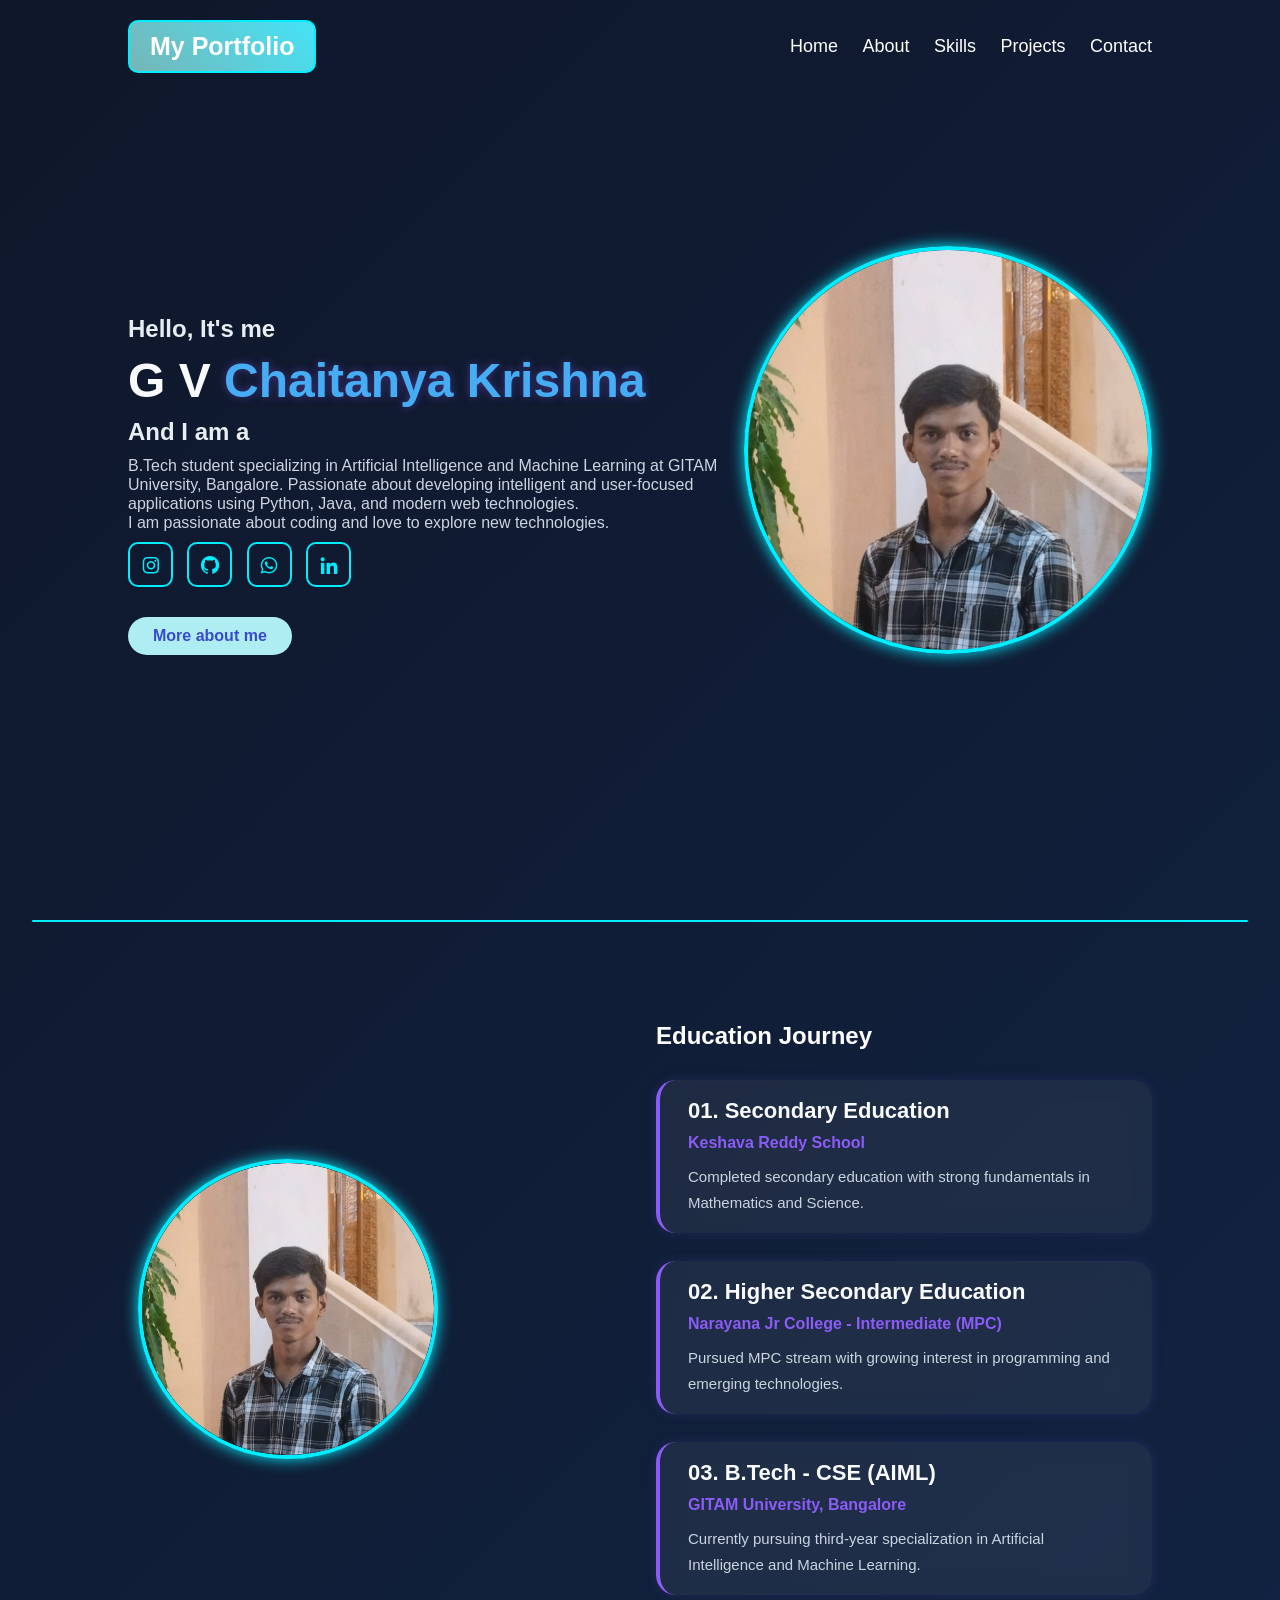
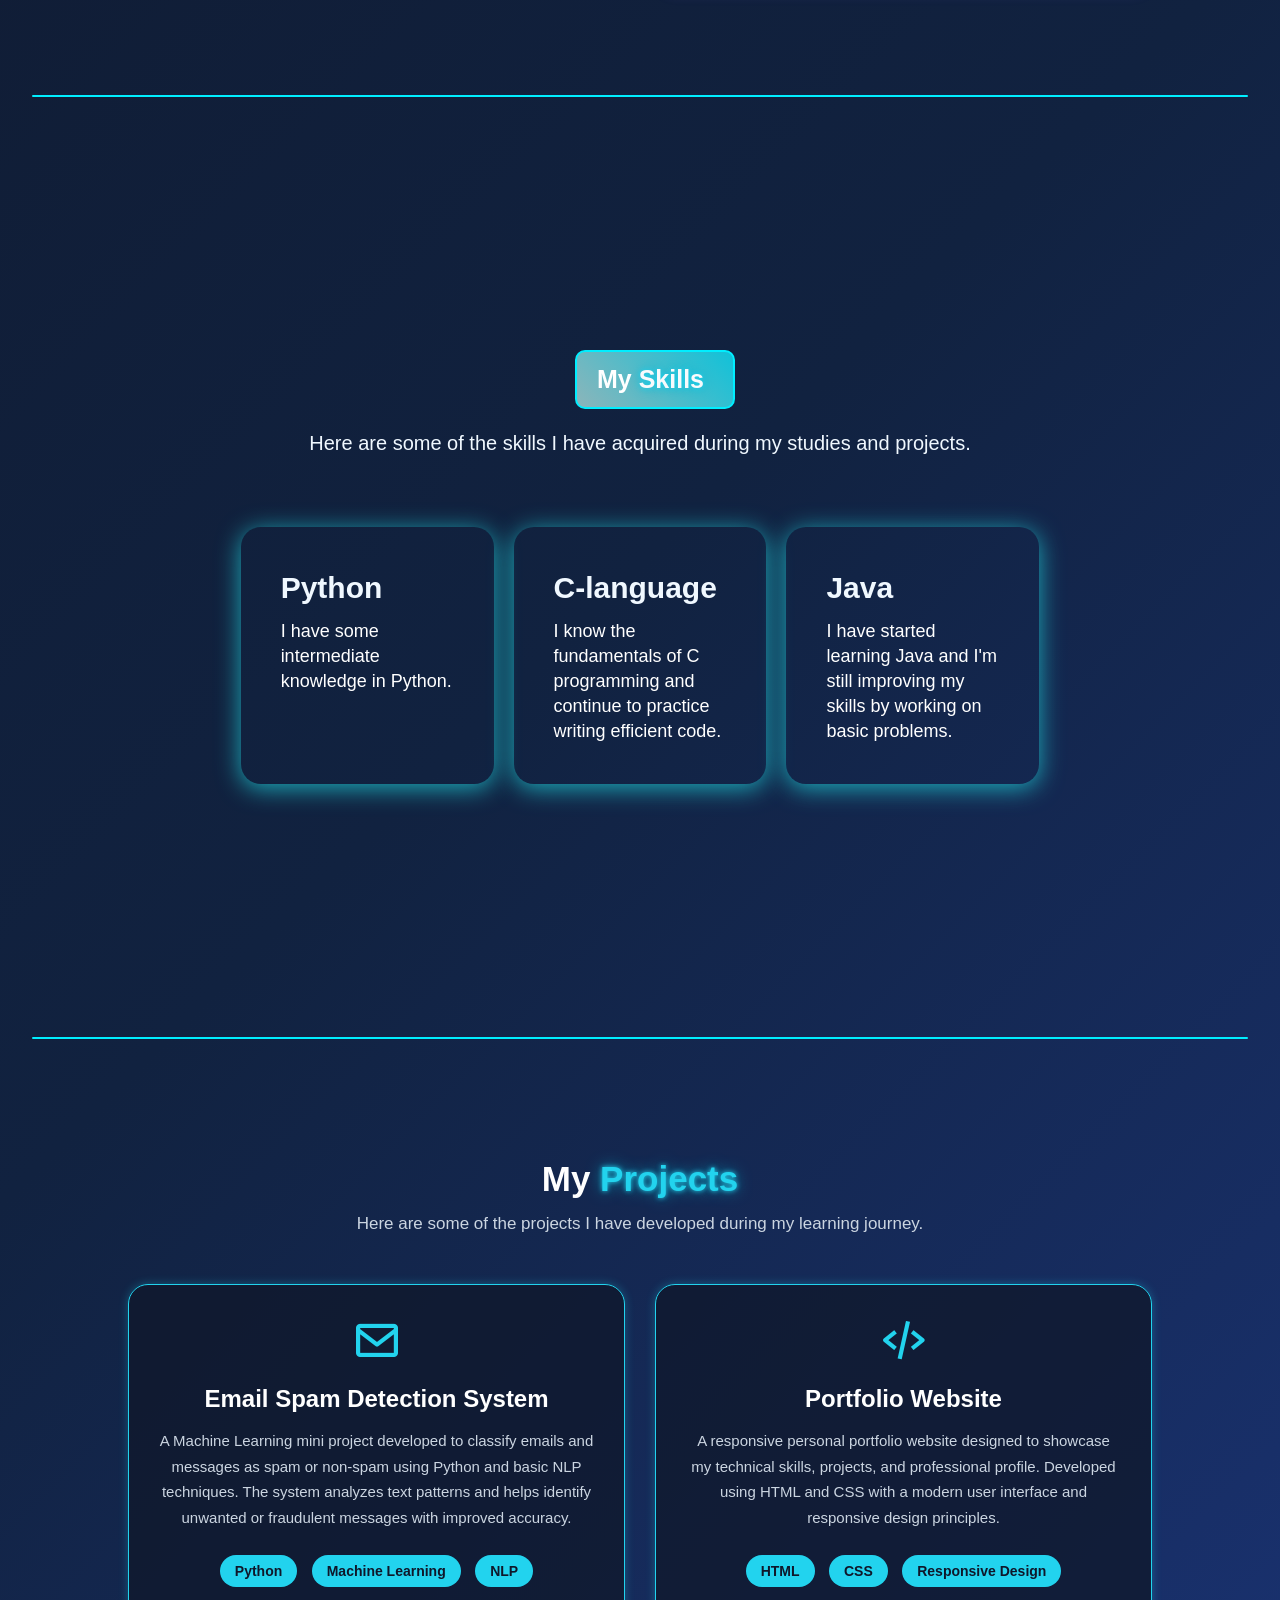
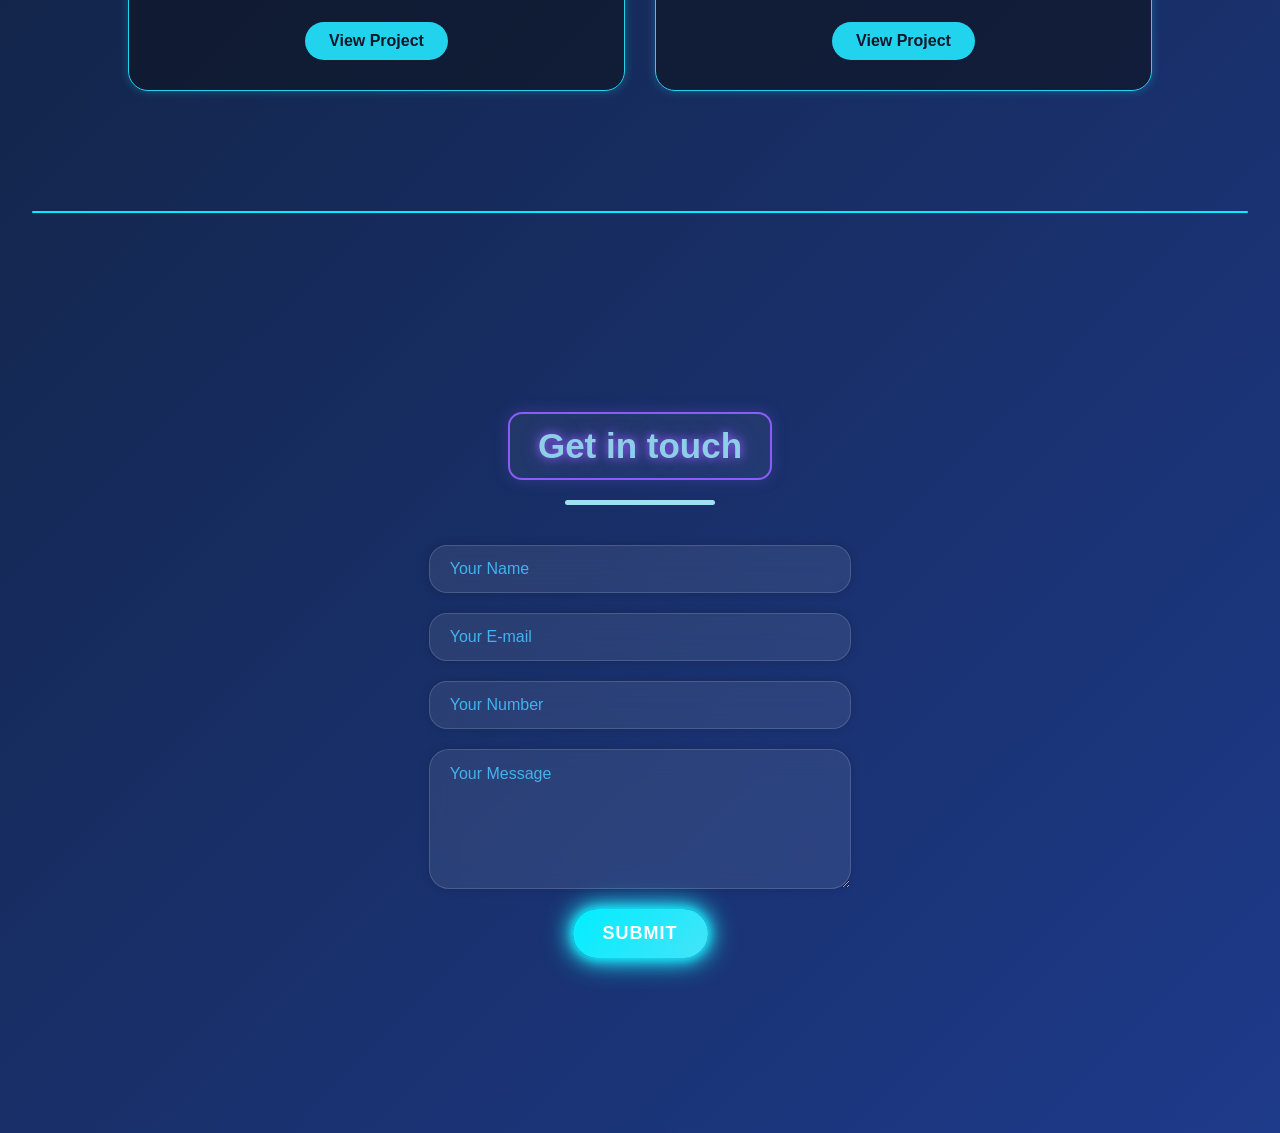
<file: index.html>
<!DOCTYPE html>
<html lang="en">
<head>
    <meta charset="UTF-8">
    <meta http-equiv="X-UA-Compatible" content="IE=edge">
    <meta name="viewport" content="width=device-width, initial-scale=1.0">
    <title>Portfolio-website </title>
    <link rel="stylesheet" href="styles.css">
    <link href='https://unpkg.com/boxicons@2.1.4/css/boxicons.min.css' rel='stylesheet'>
</head>
<body>
    <header class="header">
        <a href="index.html" class="logo">My Portfolio</a>

        <nav class="navbar">
            <a href="#home">Home</a>
            <a href="#about">About</a>
            <a href="#skills">Skills</a>    
            <a href="#projects">Projects</a>
            <a href="#contact">Contact</a>
        </nav>
    </header>

    <section class="home" id="home">
        <div class="home-content">
            <h3>Hello, It's me</h3>
            <h1>G V <span>Chaitanya Krishna</span></h1>
            <h3>And I am a</h3>
            <p>B.Tech student specializing in Artificial Intelligence and Machine Learning at GITAM University, Bangalore.
            Passionate about developing intelligent and user-focused applications using Python, Java, and modern web technologies.<br>
            I am passionate about coding and love to explore new technologies.</p>

            <div class="social-icons">
                <a href="https://www.instagram.com/chaitanya__018" target="_blank"><i class='bx bxl-instagram'></i></a>
                <a href="https://github.com/ChaitanyaKrishna4658" target="_blank"><i class='bx bxl-github'></i></a>
                <a href="https://wa.me/918555912133" target="_blank"><i class='bx bxl-whatsapp'></i></a>
                <a href="https://www.linkedin.com/in/chaitanya-krishna-gonugundla-65a676293/" target="_blank"><i class='bx bxl-linkedin'></i></a>
            </div>

            <a href="#about" class="btn-box">More about me</a>
        </div>
        <span class="home-img"></span>
    </section>
    <hr>
    <section class="about" id="about">

    <div class="about-content">
        <img src="chaitanya.jpeg" alt="Profile Picture" class="profile-img">
    </div>

    <div class="about-text">
    <!----  EDUCATION  ----->

        <h2>Education <span>Journey</span></h2>

        <div class="timeline-container">

            <div class="timeline-box">
                <h3>01. Secondary Education</h3>

                <span>Keshava Reddy School</span>

                <p>
                    Completed secondary education with strong fundamentals in Mathematics and Science.
                </p>
            </div>

            <div class="timeline-box">
                <h3>02. Higher Secondary Education</h3>

                <span>Narayana Jr College - Intermediate (MPC)</span>

                <p>
                    Pursued MPC stream with growing interest in programming and emerging technologies.
                </p>
            </div>

            <div class="timeline-box">
                <h3>03. B.Tech - CSE (AIML)</h3>

                <span>GITAM University, Bangalore</span>

                <p>
                    Currently pursuing third-year specialization in Artificial Intelligence and Machine Learning.
                </p>
            </div>

        </div>
    </div>

</section>
    <hr>
    <section>
        <div class="skills" id="skills">
            <div class="container">
                <h1 class="skill-title">My <span>Skills</span></h1>
                <p>Here are some of the skills I have acquired during my studies and projects.</p>
                <div class="skills-list">
                    <div>
                        <i class="bxl bx-python" style="color:#00eeff;"></i>    
                        <h2>Python</h2>
                        <p>I have some intermediate knowledge in Python.</p>
                    </div>
                    <div>
                        <i class='bxl bx-c' style='color:#00eeff'></i> 
                        <h2>C-language</h2>
                        <p>I know the fundamentals of C programming and continue to practice writing efficient code.</p>
                    </div>
                    <div>
                        <i class='bxl bx-java' style='color:#00eeff'></i> 
                        <h2>Java</h2>
                        <p>I have started learning Java and I'm still improving my skills by working on basic problems.</p>
                    </div>
                </div>
            </div>
        </div>
    </section>
    <hr>
<section class="projects" id="projects">
    <div class="projects-container">

        <h1 class="project-title">My <span>Projects</span></h1>

        <p class="project-subtitle">
            Here are some of the projects I have developed during my learning journey.
        </p>

        <div class="project-grid">

            <!-- Project 1 -->
            <div class="project-card">
                <i class='bx bx-envelope'></i>

                <h2>Email Spam Detection System</h2>

                <p>
                    A Machine Learning mini project developed to classify emails and messages as spam or non-spam using Python and basic NLP techniques. The system analyzes text patterns and helps identify unwanted or fraudulent messages with improved accuracy.
                </p>

                <div class="project-tech">
                    <span>Python</span>
                    <span>Machine Learning</span>
                    <span>NLP</span>
                </div>

                <a href="#" class="project-btn">View Project</a>
            </div>

            <!-- Project 2 -->
            <div class="project-card">
                <i class='bx bx-code-alt'></i>

                <h2>Portfolio Website</h2>

                <p>
                    A responsive personal portfolio website designed to showcase my technical skills, projects, and professional profile. Developed using HTML and CSS with a modern user interface and responsive design principles.
                </p>

                <div class="project-tech">
                    <span>HTML</span>
                    <span>CSS</span>
                    <span>Responsive Design</span>
                </div>

                <a href="#" class="project-btn">View Project</a>
            </div>

        </div>
    </div>
</section>
<hr>
    <section class="contact" id="contact">
        <main class="grid-container">
            <section class="grid-item contact-form">
                <div class="Contact-container">
                    <form action="https://api.web3forms.com/submit" method="POST" class="contact-left">
                        <div class="contact-left-title">
                            <h2 class="glow-text">Get in touch</h2>
                            <hr>
                        </div>
                        <input type="hidden" name="access_key" value="ed3b8488-7eeb-40e5-9226-e91c855314e7">
                        <input type="text" name="name" placeholder="Your Name" class="Contact-inputs" required>
                        <input type="email" name="email" placeholder="Your E-mail" class="Contact-inputs" required>
                        <input type="number" name="phone.no" placeholder="Your Number" class="Contact-inputs" required>
                        <textarea name="message" placeholder="Your Message" class="Contact-inputs" required></textarea>
                        <button type="submit">submit</button>
                    </form>
                </div>
            </section>
        </main>
    </section>
</body>
</html>
</file>
<file: styles.css>
* {
    margin: 0;
    padding: 0;
    box-sizing: border-box;
    font-family: 'Poppins', sans-serif;
}

body {
    color: #8cd5f3ff;
    background-color: rgb(80, 126, 241);
    background-attachment: fixed;
    background-size: cover;
    background: linear-gradient(135deg,#0F172A,#112240,#1E3A8A);
    color: #e6edf3;
}

.header {
    position: fixed;
    top: 0;
    left: 0;
    width: 100%;
    padding: 20px 10%;
    display: flex;
    align-items: center;
    justify-content: space-between;
    z-index: 1000;
    border-radius: 10px;
}

.logo {
    font-size: 25px;
    color: #fff;
    text-decoration: none;
    font-weight: 600;
    transition: 0.3s ease;
    border: 2px solid #0ef;
    padding: 10px 20px;
    border-radius: 10px;
    background: linear-gradient(45deg, rgba(157, 240, 233, 0.732), #45e3f8);
}

.navbar a {
    font-size: 18px;
    color: white;
    text-decoration: none;
    font-weight: 400;
    margin-left: 20px;
    transition: all 0.3s ease;
}

.navbar a:hover {
    border: 5px solid #8B5CF6;

    box-shadow:0 0 12px #8B5CF6,0 0 25px rgba(139, 92, 246, 0.5),0 0 45px rgba(139, 92, 246, 0.25);
    border-radius: 10px;
    padding: 8px 10px;
}

.home {
    position: relative;
    width: 100%;
    height: 100vh;
    /*background: linear-gradient(135deg, rgb(63, 66, 227), #d516ea);*/
    display: flex;
    align-items: center;
    padding: 70px 10% 0;
    overflow: hidden;
}

.home-content {
    max-width: 600px;
    position: relative;
    z-index: 1;
}

.home-content h3 {
    font-size: 24px;
    font-weight: 600;
}

.home-content h1 {
    font-size: 48px;
    font-weight: 600;
    margin: 10px 0;
    color: #F8FAFC;
}

.home-content h1 span {

    color: #46acf4; /* For name chaitanya */

    text-shadow:
    0 0 8px rgba(139, 92, 246, 0.4);
}

.home-content p {
    max-width: 600px;
    line-height: 1.2;
    font-size: 16px;
    color: #CBD5E1;
    text-align: left;
    margin-top: 10px;
}

.social-icons a {
    display: inline-flex;
    justify-content: center;
    align-items: center;
    width: 45px;
    height: 45px;
    border: 2px solid #0ef;
    color: #0ef;
    font-size: 22px;
    border-radius: 10px;
    text-decoration: none;
    margin: 10px 10px 10px 0;
    transition: 0.3s ease;
}

.social-icons a:hover {
    background: #0ef;
    box-shadow: 0 0 10px #0ef;
}

.btn-box {
    display: inline-block;
    padding: 10px 25px;
    background: #aeeef3;
    border-radius: 25px;
    font-size: 16px;
    color: #3a4ace;
    text-decoration: none;
    font-weight: 600;
    margin-top: 20px;
    transition: 0.3s ease;
}

.btn-box:hover {
    box-shadow: 0 0 5px #38BDF8,0 0 15px #0EA5E9,0 0 30px #0284C7;}

.home::after {
    content: '';
    position: absolute;
    right: 10%;
    top: 50%;
    transform: translateY(-50%);
    width: 400px;
    height: 400px;
    background: url('chaitanya.jpeg') no-repeat center center/cover;
    border-radius: 50%;
    border: 4px solid #0ef;
    box-shadow: 0 0 15px #0ef;
    transition: 0.4s ease;
    z-index: 0;
}

.home:hover::after {
    transform: translateY(-50%) scale(1.05) rotate(2deg);
    box-shadow: 0 0 20px #0ef, 0 0 40px #0ef66d;
}

.about {
    display: grid;
    grid-template-columns: repeat(2, 1fr);
    align-items: center;
    gap: 2rem;
    padding: 80px 10%;
    /*background: linear-gradient(135deg, #3955f8, #a930ce);*/
    color: #ffffff;
}   

.about-content {
    display: flex;
    justify-content: flex-start;
}

.profile-img {
    width: 300px;
    height: 300px;
    border-radius: 70%;
    border: 4px solid #0ef;
    box-shadow: 0 0 15px #0ef;
    transition: transform 0.4s ease;
    margin-left: 10px;
}

.profile-img:hover {
    transform: scale(1.05);
}

/* ================= EDUCATION TIMELINE ================= */

.timeline-container {

    display: flex;
    flex-direction: column;

    gap: 28px;

    margin-top: 30px;
}

/* Timeline Card */

.timeline-box {

    background: rgba(255,255,255,0.06);

    border-left: 4px solid #8B5CF6;

    padding: 18px 28px;

    border-radius: 20px;

    backdrop-filter: blur(10px);

    transition: 0.3s ease;

    box-shadow:
    0 0 12px rgba(139, 92, 246, 0.15);
}

/* Hover Effect */

.timeline-box:hover {

    transform: translateY(-5px);

    box-shadow:
    0 0 20px rgba(139, 92, 246, 0.35);
}

/* Heading */

.timeline-box h3 {

    font-size: 22px;

    color: #F8FAFC;

    margin-bottom: 10px;
}

/* Stream / College Name */

.timeline-box span {

    color: #8B5CF6;

    font-size: 16px;

    font-weight: 600;

    display: block;

    margin-bottom: 12px;
}

/* Description */

.timeline-box p {

    color: #CBD5E1;

    line-height: 1.7;

    font-size: 15px;
}

#skills {
    color: aliceblue;
    font-size: 20px;
    line-height: 1.4;
    margin-bottom: 20px;
    /*background: linear-gradient(100deg,#a930ce, #5764aa);*/
}

.container {
    padding: 90px;
}

hr {
    border: none;
    height: 2px;
    background-color: #0ef;
    margin: 20px auto;
    border-radius: 10px;
    width: 95%;
    align-items: center;
}

.skill-title {
    font-size: 25px;
    color: #fff;
    text-decoration: none;
    font-weight: 600;
    transition: 0.3s ease;
    width: 160px;
    border: 2px solid #0ef;
    margin-left: 30px;
    padding: 10px 20px;
    border-radius: 10px;
    background: linear-gradient(45deg, rgba(184, 235, 231, 0.732), #10c2d9);
}
.skill-title span {
    color: #F8FAFC;
    font-weight: 700;

    text-shadow:
    0 0 5px #22D3EE,
    0 0 12px #06B6D4;
}

.skill-title p {
    font-size: 20px;
    color: #ffffff;
    align-content: center;
    align-items: center;
}

.skills-list {
    display: grid;
    grid-template-columns: repeat(auto-fit, minmax(200px, 1fr));
    grid-gap: 20px;
    margin-top: 50px;
}

.skills-list div {
    padding: 40px;
    font-size: 20px;
    font-weight: 100px;
    border-right: 10px;
    border-radius: 20px;
    transition: background 0.3s ease, transform 0.3s ;
    box-shadow: 0 4px 25px rgba(30, 190, 202, 0.89);
}

.skills-list div p {
    font-size: 18px;
    color: #ffffff;
    margin-top: 10px;
}


.projects {
    padding: 100px 10%;
    color: #fff;
}

.projects-container {
    text-align: center;
}

.project-title {
    font-size: 35px;
    font-weight: 700;
    margin-bottom: 15px;
}

.project-title span {
    color: #22D3EE;

    text-shadow:
    0 0 5px #22D3EE,
    0 0 15px #0891B2;
}

.project-subtitle {
    color: #CBD5E1;
    margin-bottom: 50px;
    font-size: 17px;
}

.project-grid {
    display: grid;
    grid-template-columns: repeat(auto-fit, minmax(320px, 1fr));
    gap: 30px;
}

.project-card {
    background: rgba(15, 23, 42, 0.75);
    padding: 30px;
    border-radius: 20px;
    border: 1px solid #22D3EE;
    transition: 0.4s ease;

    box-shadow:
    0 0 10px rgba(34, 211, 238, 0.3);
}

.project-card:hover {
    transform: translateY(-10px);

    box-shadow:
    0 0 15px #22D3EE,
    0 0 30px rgba(34, 211, 238, 0.5);
}

.project-card i {
    font-size: 50px;
    color: #22D3EE;
    margin-bottom: 20px;
}

.project-card h2 {
    font-size: 24px;
    margin-bottom: 15px;
}

.project-card p {
    font-size: 15px;
    color: #CBD5E1;
    line-height: 1.7;
}

.project-tech {
    margin: 20px 0;
}

.project-tech span {
    display: inline-block;
    padding: 8px 15px;
    margin: 5px;
    border-radius: 20px;
    background: #22D3EE;
    color: #0F172A;
    font-size: 14px;
    font-weight: 600;
}

.project-btn {
    display: inline-block;
    margin-top: 10px;
    padding: 10px 24px;
    border-radius: 25px;
    background: #22D3EE;
    color: #0F172A;
    text-decoration: none;
    font-weight: 600;
    transition: 0.3s ease;
}

.project-btn:hover {
    background: #67E8F9;

    box-shadow:
    0 0 10px #22D3EE,
    0 0 20px #0891B2;
}

.Contact-container {
    height: 100vh;
    display: flex;
    align-items: center;
    justify-content: space-evenly;
    /*background: linear-gradient(45deg, #8b98e6, #7a47d9);*/
}

.contact-left {
    display: flex;
    flex-direction: column;
    align-items: center;
    gap: 20px;
}

.contact-left-title h2 {
    font-weight: 600;
    color: #8ecfe7;
    font-size: 35px;
    margin-bottom: 5px;
}

.glow-text {
    font-size: 38px;
    font-weight: 700;
    color: #F8FAFC;

    text-shadow:0 0 8px #8B5CF6,0 0 18px rgba(139, 92, 246, 0.5);
    margin-top: 4px;
    border: 2px solid #8B5CF6;
    padding: 12px 28px;
    border-radius: 14px;
    background: rgba(255,255,255,0.05);
    backdrop-filter: blur(10px);
    box-shadow:0 0 15px rgba(139, 92, 246, 0.25);
    transition: 0.3s ease;
}

@keyframes blink {
    0%, 100% { opacity: 1; }
    50% { opacity: 0; }
}

.contact-left-title hr {
    border: none;
    height: 5px;
    width: 150px;
    background-color: #9de2ef;
    border-radius: 10px;
    margin-bottom: 20px;
}

.Contact-inputs {

    width: 160%;

    padding: 14px 20px;

    border-radius: 18px;

    border: 1.5px solid rgba(255,255,255,0.15);

    background: rgba(255,255,255,0.08);

    backdrop-filter: blur(12px);

    color: #F8FAFC;

    font-size: 16px;

    font-weight: 500;

    outline: none;

    transition: all 0.3s ease;

    box-shadow:
    0 0 10px rgba(0,0,0,0.15);
}
.contact-left textarea {
    height: 140px;
    padding-top: 15px;
    border-radius: 20px;
}

.Contact-inputs:focus {
    border: 2px solid #3171f1c5;
}

.Contact-inputs::placeholder {
    color: #43b2ee;
}

.contact-left button {
    display: inline-flex;
    align-items: center;
    justify-content: center;
    padding: 14px 30px;
    font-size: 18px;
    font-weight: 600;
    color: #fff;
    text-transform: uppercase;
    letter-spacing: 1px;
    border: none;
    border-radius: 50px;
    background: linear-gradient(135deg, #0ef, #45e3f8);
    box-shadow: 0 0 10px #0ef, 0 0 20px #45e3f8, 0 0 30px #0ef;
    cursor: pointer;
    transition: 0.3s ease-in-out;
}

.contact-left button:hover {
    transform: scale(1.05);
    box-shadow: 0 0 20px #0ef, 0 0 40px #45e3f8, 0 0 60px #0ef;
    background: linear-gradient(135deg, #45e3f8, #0ef);
}

.contact-left button:active {
    transform: scale(0.95);
    box-shadow: 0 0 10px #0ef;
}
.container{
    display: flex;
    flex-direction: column;
    align-items: center;
    justify-content: center;
    height: 100vh;
    row-gap: 20px;
}
.h1{
    font-size: 20px;
    margin-bottom: 20px;
    align-items: center;
    align-content: center;
}
.next-btn {
  padding: 12px 24px;
  border: none;
  background-color: #00bcd4;
  border-radius: 8px;
  cursor: pointer;
  transition: background 0.3s ease, transform 0.2s ease;
  box-shadow: 0 0 20px #0ef, 0 0 40px #45e3f8, 0 0 60px #0ef;
}

.next-btn:hover {
  background-color: #3f74e8;
  transform: scale(1.05);

}

.next-btn a {
  color: white;
  text-decoration: none;
  font-weight: bold;
  font-size: 1rem;
}

.prod-container{
    padding: 20px;
    max-width: 1200px;
    margin: 0 auto; 
    display: flex;
    flex-wrap: wrap;
    justify-content: space-between;
    gap: 20px;
}
.prod-container h1 {
    text-align: center;
    margin-bottom: 30px;
    color: #2c3e50;
}
.filters{
    display: flex;
    justify-content: center;
    margin-bottom: 20px;
}
.filters select {
    padding: 10px 15px;
    font-size: 16px;
    border: 1px solid #ccc;
    border-radius: 8px;
    background-color: #fff;
    cursor: pointer;
    transition: border-color 0.3s ease;
}
.filters select:hover {
    border-color: #00bcd4;
}
.Categoryfilter{
    padding: 10px 20px;
    border: none;
    background-color: #00bcd4;
    color: white;
    border-radius: 10px;
    cursor: pointer;
    margin-right: 10px;
    transition: background 0.3s ease, transform 0.2s ease;
}
.product-grid {
    display: grid;
    grid-template-columns: repeat(auto-fill, minmax(250px, 1fr));
    gap: 25px;
}
.product-card {
    background: #fafafa;
    border-radius: 10px;
    padding: 15px;
    box-shadow: 0 2px 5px rgba(0, 0, 0, 0.1);
    text-align: center;
    transition: transform 0.3s ease;
}

.product-card:hover {
    transform: translateY(-5px);
}
.header-row {
    display: flex;
    align-items: center;
    justify-content: space-between;
    margin-bottom: 20px;
}

.header-row h1 {
    margin: 0;
    font-size: 32px;
    color: #2c3e50;
}

.search-icon {
    background-color: #5fb7e7;
    color: white;
    padding: 10px;
    border: none;
    border-radius: 50%;
    cursor: pointer;
    font-size: 20px;
    display: flex;
    align-items: center;
    justify-content: center;
    transition: background-color 0.3s ease;
}

.search-icon:hover {
    background-color: #58d5f8;
}
</file>
